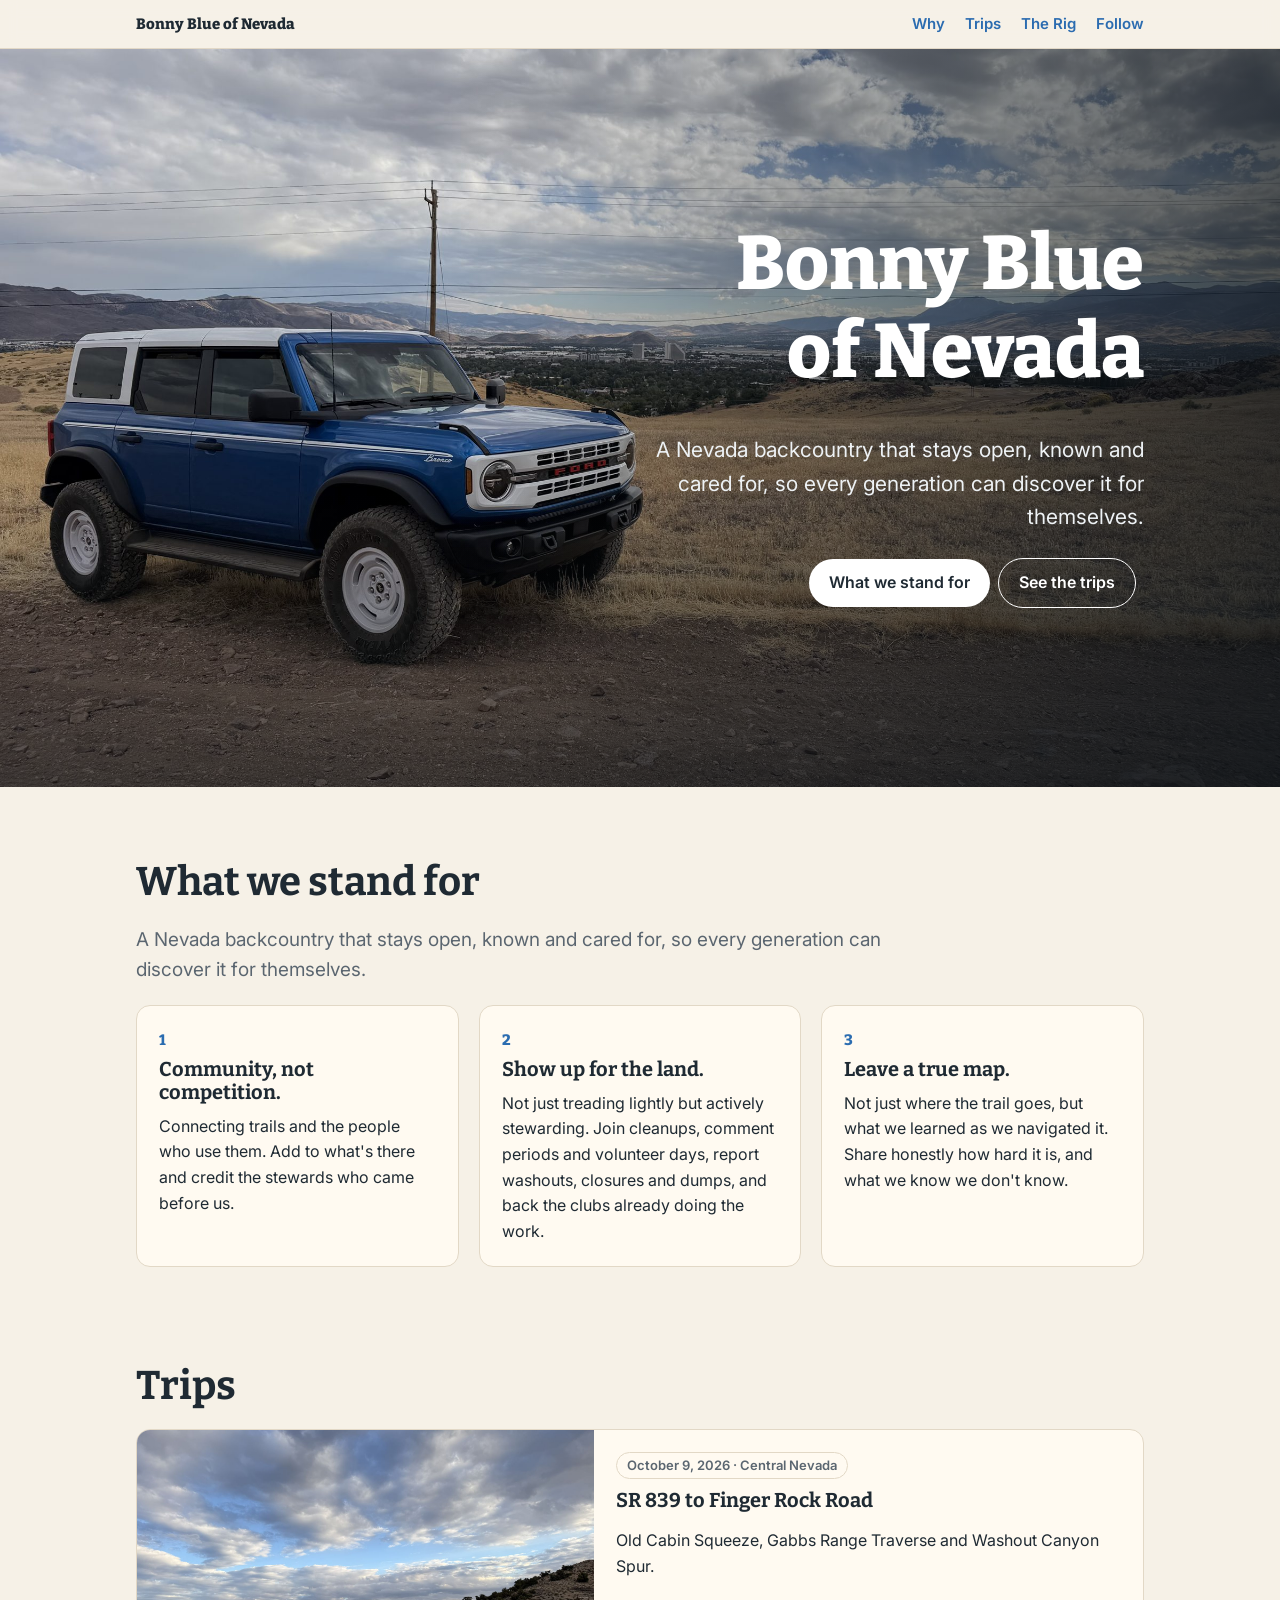
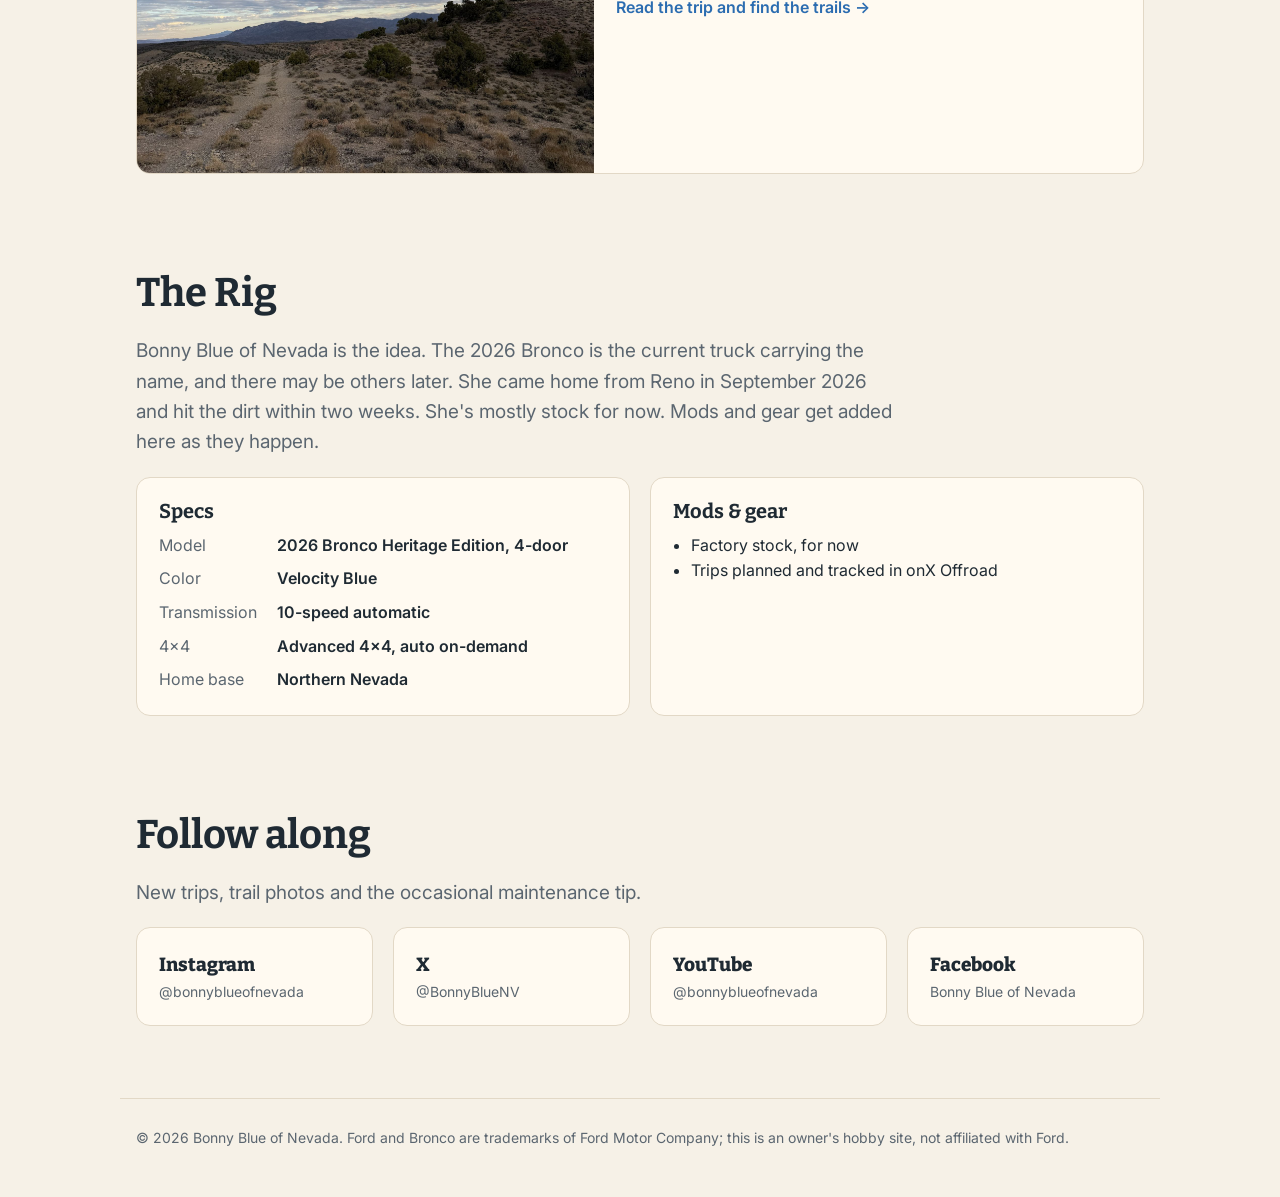
<file: index.html>
<!doctype html>
<html lang="en">
<head>
<meta charset="utf-8">
<meta name="viewport" content="width=device-width, initial-scale=1">
<title>Bonny Blue of Nevada</title>
<meta name="description" content="Bonny Blue of Nevada: A Nevada backcountry that stays open, known and cared for, so every generation can discover it for themselves.">
<meta property="og:title" content="Bonny Blue of Nevada">
<meta property="og:description" content="A Nevada backcountry that stays open, known and cared for, so every generation can discover it for themselves.">
<meta property="og:image" content="https://bonnyblueofnevada.com/img/bonny-sun-valley.jpg">
<meta property="og:url" content="https://bonnyblueofnevada.com/">
<meta name="twitter:card" content="summary_large_image">
<link rel="preconnect" href="https://fonts.googleapis.com">
<link rel="preconnect" href="https://fonts.gstatic.com" crossorigin>
<link href="https://fonts.googleapis.com/css2?family=Bitter:wght@600;800&family=Inter:wght@400;600&display=swap" rel="stylesheet">
<link rel="stylesheet" href="css/site.css">
</head>
<body>
<nav><div class="in">
  <a class="brand" href="#top">Bonny Blue of Nevada</a>
  <a href="#why">Why</a><a href="#trips">Trips</a><a href="#rig">The Rig</a><a href="#follow">Follow</a>
</div></nav>

<header class="hero" id="top"><div class="in">
  <h1>Bonny Blue<br>of Nevada</h1>
  <p>A Nevada backcountry that stays open, known and cared for, so every generation can discover it for themselves.</p>
  <a class="btn" href="#why">What we stand for</a><a class="btn ghost" href="#trips">See the trips</a>
</div></header>

<section id="why" class="values">
  <h2>What we stand for</h2>
  <p class="lead">A Nevada backcountry that stays open, known and cared for, so every generation can discover it for themselves.</p>
  <div class="grid">
    <div class="card"><div class="n">1</div><h3>Community, not competition.</h3><p>Connecting trails and the people who use them. Add to what's there and credit the stewards who came before us.</p></div>
    <div class="card"><div class="n">2</div><h3>Show up for the land.</h3><p>Not just treading lightly but actively stewarding. Join cleanups, comment periods and volunteer days, report washouts, closures and dumps, and back the clubs already doing the work.</p></div>
    <div class="card"><div class="n">3</div><h3>Leave a true map.</h3><p>Not just where the trail goes, but what we learned as we navigated it. Share honestly how hard it is, and what we know we don't know.</p></div>
  </div>
</section>

<section id="trips">
  <h2>Trips</h2>
  <a class="card tripcard" href="trips/2026-10-09/">
    <img src="img/trail-2026-10-09.jpg" alt="Two-track trail through sagebrush and pinyon-juniper in central Nevada, October 9, 2026" loading="lazy">
    <div class="body">
      <span class="tag">October 9, 2026 · Central Nevada</span>
      <h3>SR 839 to Finger Rock Road</h3>
      <p>Old Cabin Squeeze, Gabbs Range Traverse and Washout Canyon Spur.</p>
      <span class="more">Read the trip and find the trails →</span>
    </div>
  </a>
</section>

<section id="rig">
  <h2>The Rig</h2>
  <p class="lead">Bonny Blue of Nevada is the idea. The 2026 Bronco is the current truck carrying the name, and there may be others later. She came home from Reno in September 2026 and hit the dirt within two weeks. She's mostly stock for now. Mods and gear get added here as they happen.</p>
  <div class="grid">
    <div class="card">
      <h3>Specs</h3>
      <dl class="spec">
        <dt>Model</dt><dd>2026 Bronco Heritage Edition, 4-door</dd>
        <dt>Color</dt><dd>Velocity Blue</dd>
        <dt>Transmission</dt><dd>10-speed automatic</dd>
        <dt>4x4</dt><dd>Advanced 4x4, auto on-demand</dd>
        <dt>Home base</dt><dd>Northern Nevada</dd>
      </dl>
    </div>
    <div class="card">
      <h3>Mods &amp; gear</h3>
      <ul class="clean"><li>Factory stock, for now</li><li>Trips planned and tracked in onX Offroad</li></ul>
    </div>
  </div>
</section>

<section id="follow" class="follow">
  <h2>Follow along</h2>
  <p class="lead">New trips, trail photos and the occasional maintenance tip.</p>
  <div class="grid">
    <a class="card" href="https://www.instagram.com/bonnyblueofnevada/"><div class="h">Instagram</div><div class="s">@bonnyblueofnevada</div></a>
    <a class="card" href="https://x.com/BonnyBlueNV"><div class="h">X</div><div class="s">@BonnyBlueNV</div></a>
    <a class="card" href="https://www.youtube.com/@bonnyblueofnevada"><div class="h">YouTube</div><div class="s">@bonnyblueofnevada</div></a>
    <a class="card" href="https://www.facebook.com/profile.php?id=61595295006389"><div class="h">Facebook</div><div class="s">Bonny Blue of Nevada</div></a>
  </div>
</section>

<footer>© 2026 Bonny Blue of Nevada. Ford and Bronco are trademarks of Ford Motor Company; this is an owner's hobby site, not affiliated with Ford.</footer>
</body>
</html>
</file>
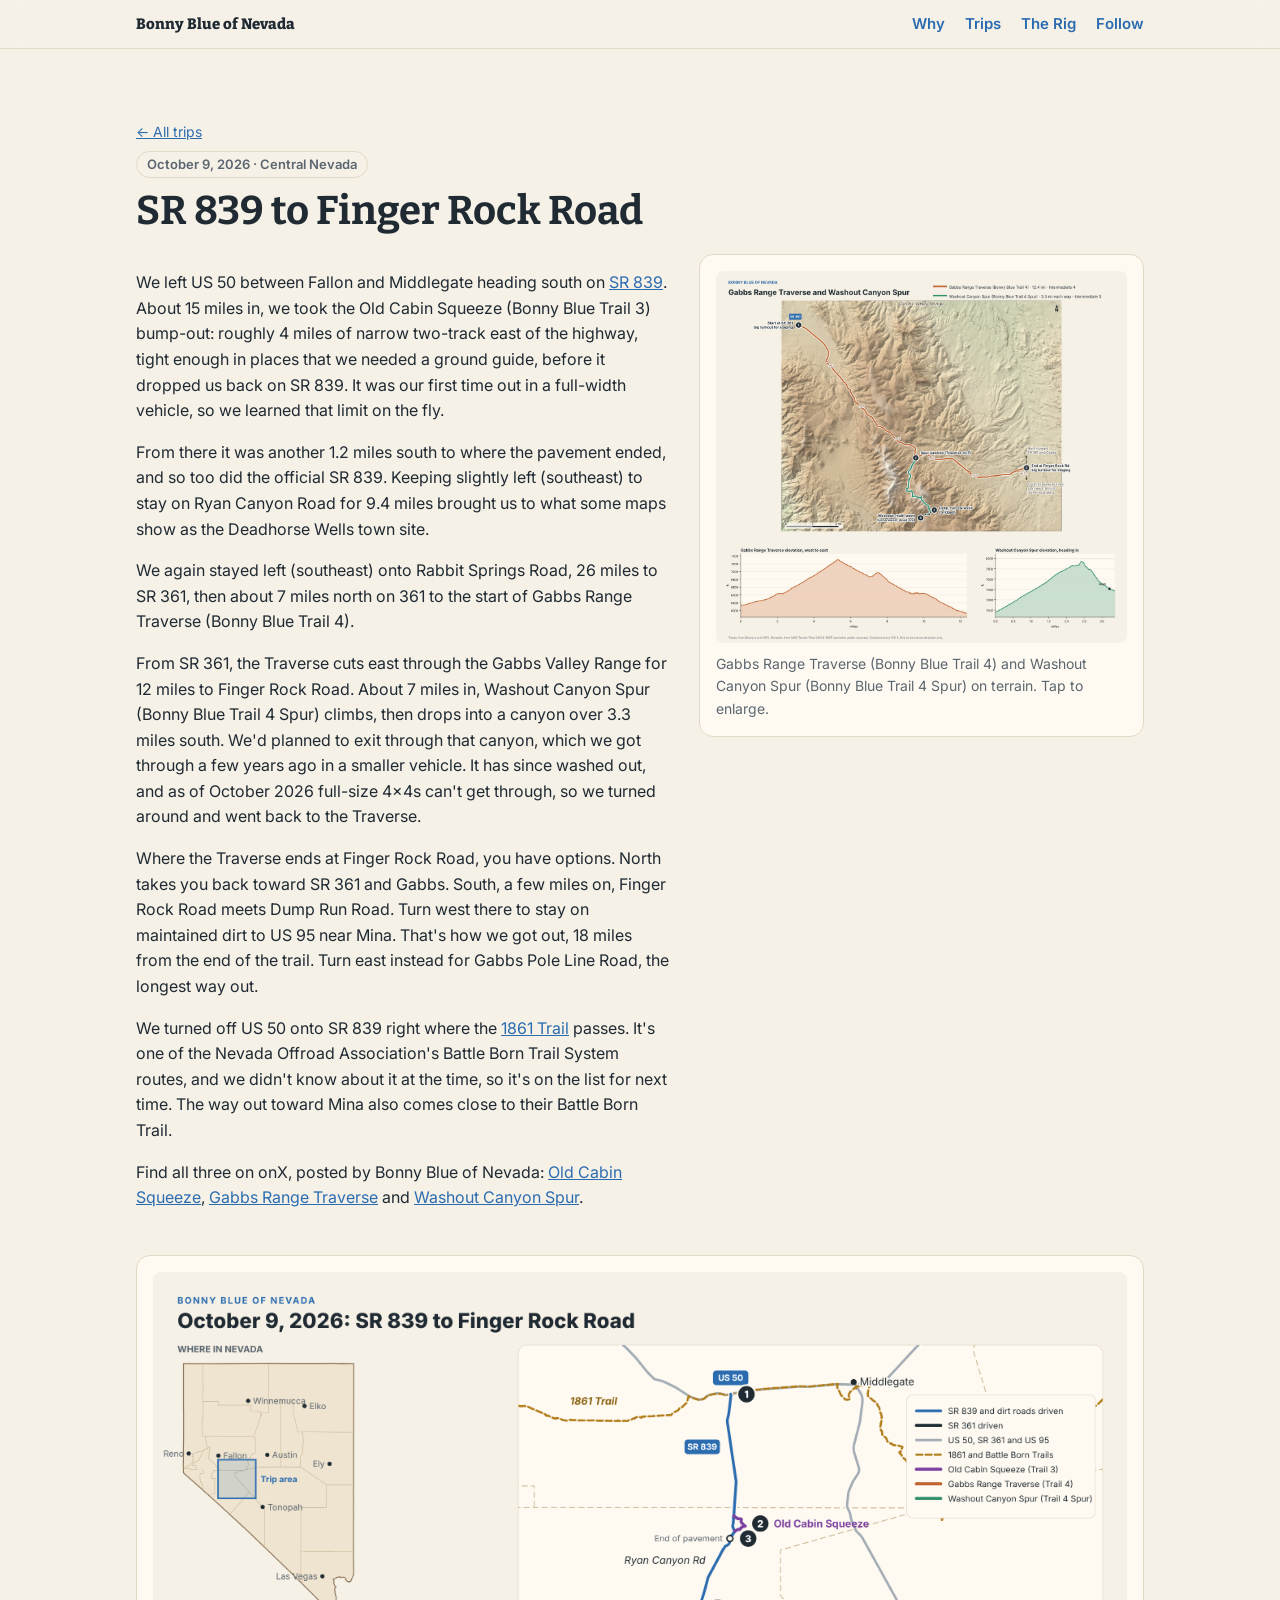
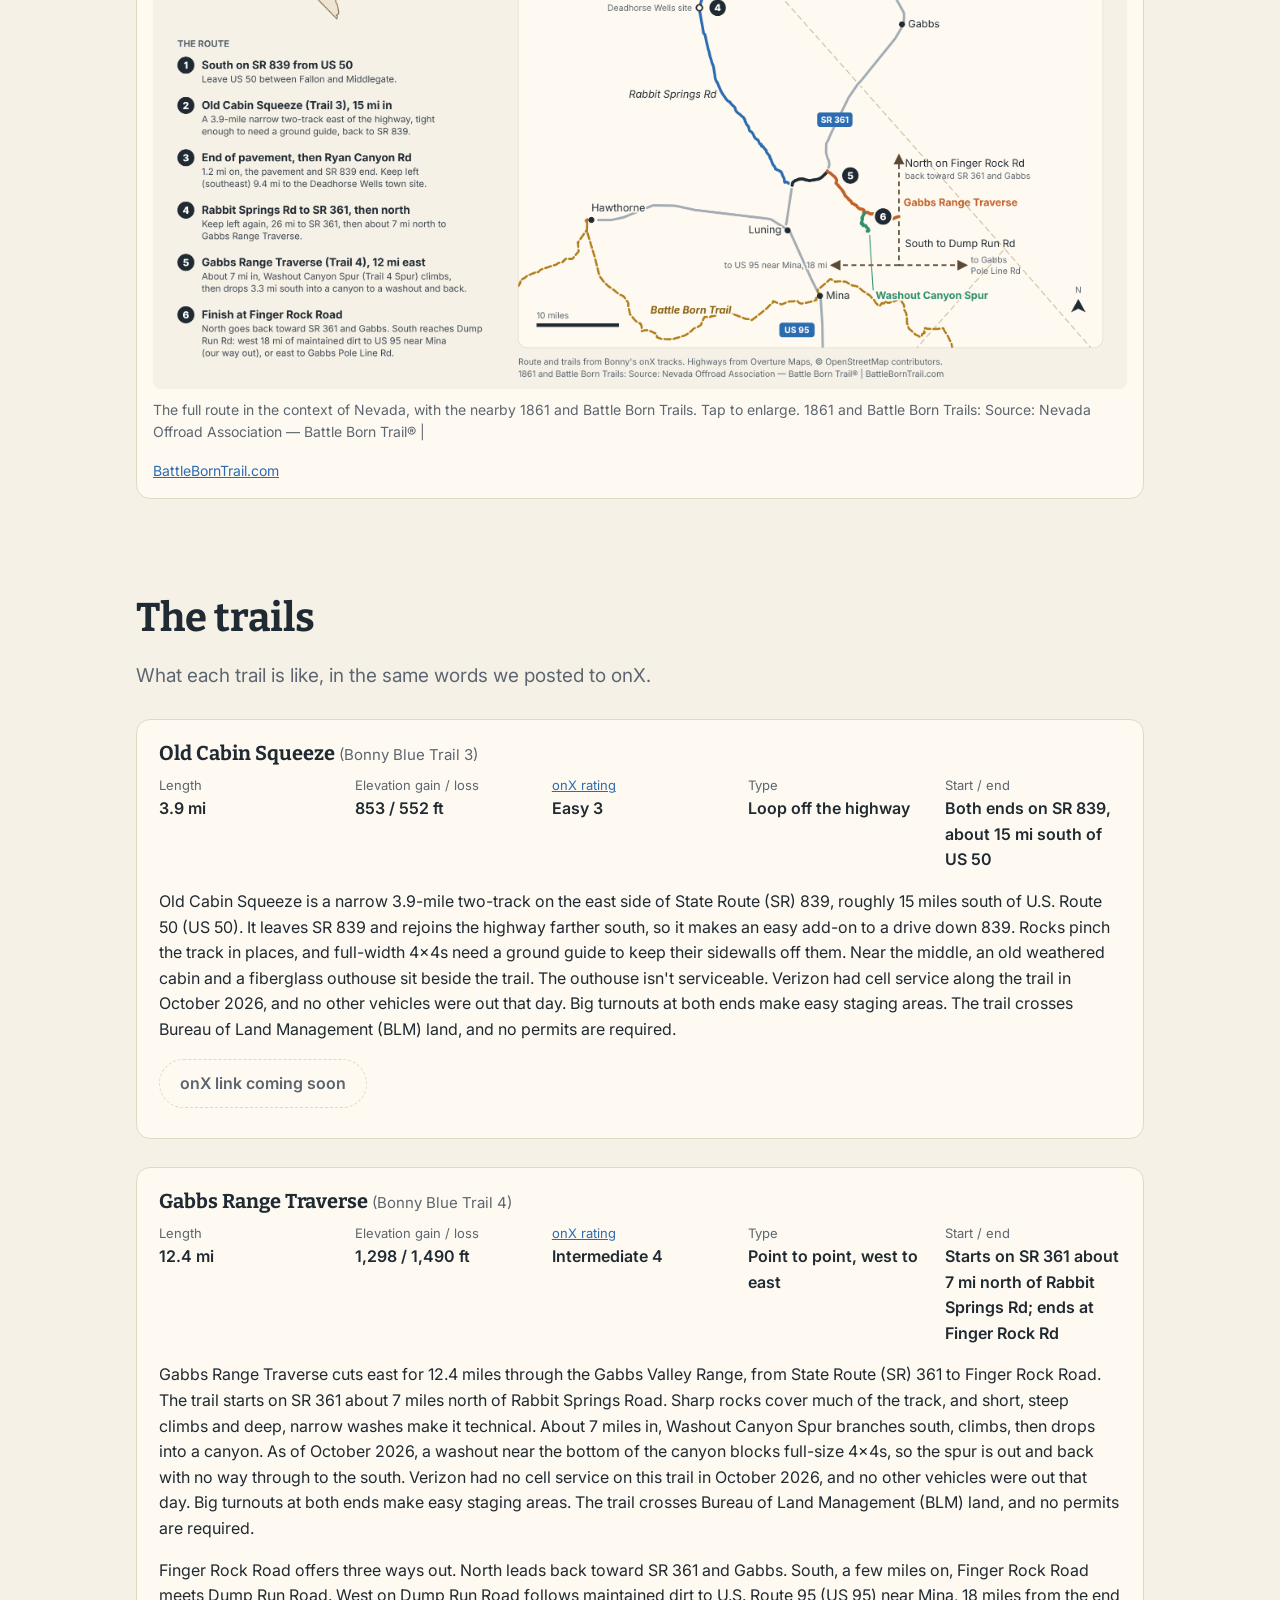
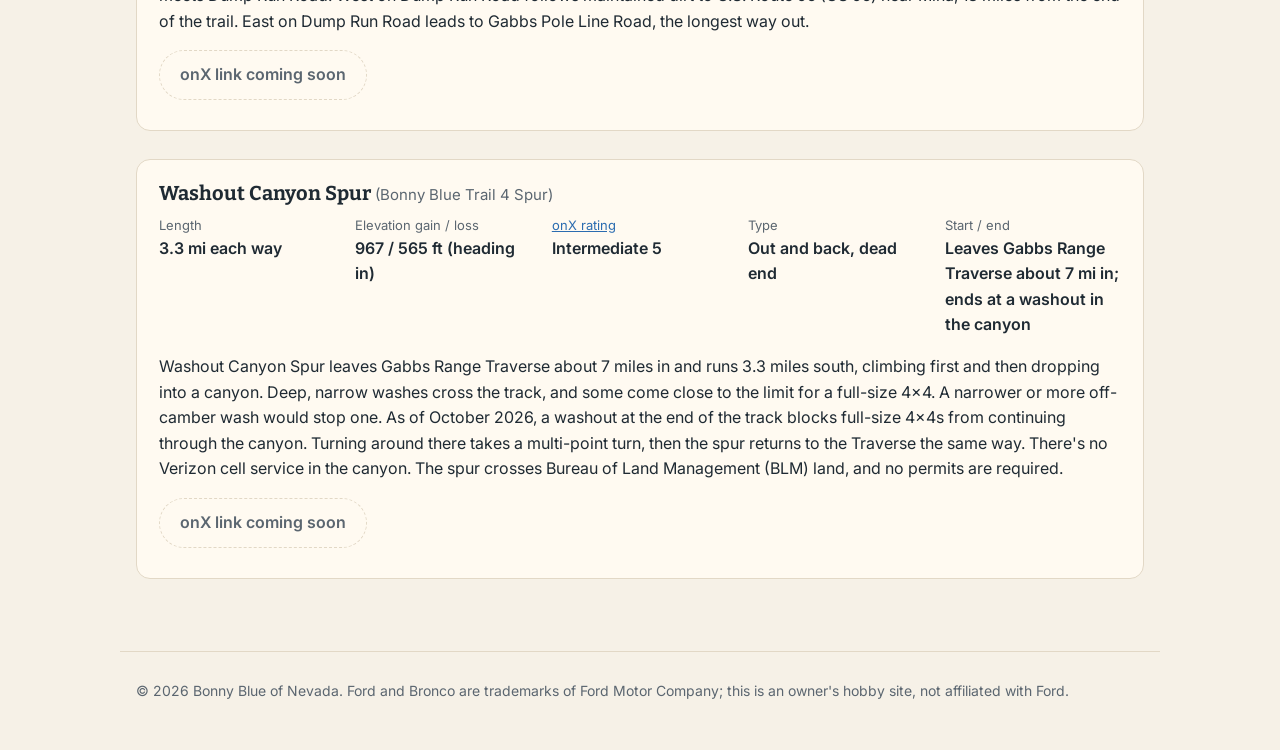
<file: trips/2026-10-09/index.html>
<!doctype html>
<html lang="en">
<head>
<meta charset="utf-8">
<meta name="viewport" content="width=device-width, initial-scale=1">
<title>SR 839 to Finger Rock Road · Bonny Blue of Nevada</title>
<meta name="description" content="October 9, 2026 in central Nevada: SR 839 to Finger Rock Road by way of Old Cabin Squeeze, Gabbs Range Traverse and Washout Canyon Spur.">
<meta property="og:title" content="SR 839 to Finger Rock Road · Bonny Blue of Nevada">
<meta property="og:description" content="October 9, 2026 in central Nevada: SR 839 to Finger Rock Road by way of Old Cabin Squeeze, Gabbs Range Traverse and Washout Canyon Spur.">
<meta property="og:image" content="https://bonnyblueofnevada.com/img/trail-2026-10-09.jpg">
<meta property="og:url" content="https://bonnyblueofnevada.com/trips/2026-10-09/">
<meta name="twitter:card" content="summary_large_image">
<link rel="preconnect" href="https://fonts.googleapis.com">
<link rel="preconnect" href="https://fonts.gstatic.com" crossorigin>
<link href="https://fonts.googleapis.com/css2?family=Bitter:wght@600;800&family=Inter:wght@400;600&display=swap" rel="stylesheet">
<link rel="stylesheet" href="../../css/site.css">
</head>
<body>
<nav><div class="in">
  <a class="brand" href="../../">Bonny Blue of Nevada</a>
  <a href="../../#why">Why</a><a href="../../#trips">Trips</a><a href="../../#rig">The Rig</a><a href="../../#follow">Follow</a>
</div></nav>

<section id="top">
  <p class="crumb"><a href="../../#trips">← All trips</a></p>
  <span class="tag">October 9, 2026 · Central Nevada</span>
  <h2>SR 839 to Finger Rock Road</h2>
  <div class="trip">
    <div>
      <p>We left US 50 between Fallon and Middlegate heading south on <a href="https://en.wikipedia.org/wiki/Nevada_State_Route_839">SR 839</a>. About 15 miles in, we took the Old Cabin Squeeze (Bonny Blue Trail 3) bump-out: roughly 4 miles of narrow two-track east of the highway, tight enough in places that we needed a ground guide, before it dropped us back on SR 839. It was our first time out in a full-width vehicle, so we learned that limit on the fly.</p>
      <p>From there it was another 1.2 miles south to where the pavement ended, and so too did the official SR 839. Keeping slightly left (southeast) to stay on Ryan Canyon Road for 9.4 miles brought us to what some maps show as the Deadhorse Wells town site.</p>
      <p>We again stayed left (southeast) onto Rabbit Springs Road, 26 miles to SR 361, then about 7 miles north on 361 to the start of Gabbs Range Traverse (Bonny Blue Trail 4).</p>
      <p>From SR 361, the Traverse cuts east through the Gabbs Valley Range for 12 miles to Finger Rock Road. About 7 miles in, Washout Canyon Spur (Bonny Blue Trail 4 Spur) climbs, then drops into a canyon over 3.3 miles south. We'd planned to exit through that canyon, which we got through a few years ago in a smaller vehicle. It has since washed out, and as of October 2026 full-size 4x4s can't get through, so we turned around and went back to the Traverse.</p>
      <p>Where the Traverse ends at Finger Rock Road, you have options. North takes you back toward SR 361 and Gabbs. South, a few miles on, Finger Rock Road meets Dump Run Road. Turn west there to stay on maintained dirt to US 95 near Mina. That's how we got out, 18 miles from the end of the trail. Turn east instead for Gabbs Pole Line Road, the longest way out.</p>
      <p>We turned off US 50 onto SR 839 right where the <a href="https://battleborntrail.com/the-trail-system">1861 Trail</a> passes. It's one of the Nevada Offroad Association's Battle Born Trail System routes, and we didn't know about it at the time, so it's on the list for next time. The way out toward Mina also comes close to their Battle Born Trail.</p>
      <p>Find all three on onX, posted by Bonny Blue of Nevada: <a href="#old-cabin-squeeze">Old Cabin Squeeze</a>, <a href="#gabbs-range-traverse">Gabbs Range Traverse</a> and <a href="#washout-canyon-spur">Washout Canyon Spur</a>.</p>
    </div>
    <figure class="map" style="margin:0">
      <a href="../../img/trail4-detail-map.jpg"><img src="../../img/trail4-detail-map.jpg" alt="Terrain map of Gabbs Range Traverse and Washout Canyon Spur in the Gabbs Valley Range, with mile marks, the washout turnaround and elevation profiles" style="width:100%;height:auto;display:block;border-radius:8px"></a>
      <figcaption class="legend">Gabbs Range Traverse (Bonny Blue Trail 4) and Washout Canyon Spur (Bonny Blue Trail 4 Spur) on terrain. Tap to enlarge.</figcaption>
    </figure>
  </div>
  <figure class="map" style="margin:28px 0 0">
    <a href="../../img/route-map-2026-10-09.png"><img src="../../img/route-map-2026-10-09.png" alt="Map of the October 9, 2026 route: SR 839 south from US 50, Old Cabin Squeeze, Ryan Canyon and Rabbit Springs roads to SR 361 (with US 50, SR 361, US 95 and the 1861 and Battle Born Trails shown), then Gabbs Range Traverse and Washout Canyon Spur to Finger Rock Road" style="width:100%;height:auto;display:block;border-radius:8px"></a>
    <figcaption class="legend">The full route in the context of Nevada, with the nearby 1861 and Battle Born Trails. Tap to enlarge. 1861 and Battle Born Trails: Source: Nevada Offroad Association — Battle Born Trail® | <a href="https://battleborntrail.com/">BattleBornTrail.com</a></figcaption>
  </figure>
</section>

<section id="trails">
  <h2>The trails</h2>
  <p class="lead">What each trail is like, in the same words we posted to onX.</p>
  <article class="card trail" id="old-cabin-squeeze">
    <h3>Old Cabin Squeeze <span class="num">(Bonny Blue Trail 3)</span></h3>
    <dl class="stats"><div><dt>Length</dt><dd>3.9 mi</dd></div><div><dt>Elevation gain / loss</dt><dd>853 / 552 ft</dd></div><div><dt><a href="https://www.onxmaps.com/offroad/app/features/technical-trail-ratings">onX rating</a></dt><dd>Easy 3</dd></div><div><dt>Type</dt><dd>Loop off the highway</dd></div><div><dt>Start / end</dt><dd>Both ends on SR 839, about 15 mi south of US 50</dd></div></dl>
    <p>Old Cabin Squeeze is a narrow 3.9-mile two-track on the east side of State Route (SR) 839, roughly 15 miles south of U.S. Route 50 (US 50). It leaves SR 839 and rejoins the highway farther south, so it makes an easy add-on to a drive down 839. Rocks pinch the track in places, and full-width 4x4s need a ground guide to keep their sidewalls off them. Near the middle, an old weathered cabin and a fiberglass outhouse sit beside the trail. The outhouse isn't serviceable. Verizon had cell service along the trail in October 2026, and no other vehicles were out that day. Big turnouts at both ends make easy staging areas. The trail crosses Bureau of Land Management (BLM) land, and no permits are required.</p>
    <p style="margin:16px 0 0"><span class="btn pending" data-onx="old-cabin-squeeze">onX link coming soon</span></p>
  </article>
  <article class="card trail" id="gabbs-range-traverse">
    <h3>Gabbs Range Traverse <span class="num">(Bonny Blue Trail 4)</span></h3>
    <dl class="stats"><div><dt>Length</dt><dd>12.4 mi</dd></div><div><dt>Elevation gain / loss</dt><dd>1,298 / 1,490 ft</dd></div><div><dt><a href="https://www.onxmaps.com/offroad/app/features/technical-trail-ratings">onX rating</a></dt><dd>Intermediate 4</dd></div><div><dt>Type</dt><dd>Point to point, west to east</dd></div><div><dt>Start / end</dt><dd>Starts on SR 361 about 7 mi north of Rabbit Springs Rd; ends at Finger Rock Rd</dd></div></dl>
    <p>Gabbs Range Traverse cuts east for 12.4 miles through the Gabbs Valley Range, from State Route (SR) 361 to Finger Rock Road. The trail starts on SR 361 about 7 miles north of Rabbit Springs Road. Sharp rocks cover much of the track, and short, steep climbs and deep, narrow washes make it technical. About 7 miles in, Washout Canyon Spur branches south, climbs, then drops into a canyon. As of October 2026, a washout near the bottom of the canyon blocks full-size 4x4s, so the spur is out and back with no way through to the south. Verizon had no cell service on this trail in October 2026, and no other vehicles were out that day. Big turnouts at both ends make easy staging areas. The trail crosses Bureau of Land Management (BLM) land, and no permits are required.</p>
    <p>Finger Rock Road offers three ways out. North leads back toward SR 361 and Gabbs. South, a few miles on, Finger Rock Road meets Dump Run Road. West on Dump Run Road follows maintained dirt to U.S. Route 95 (US 95) near Mina, 18 miles from the end of the trail. East on Dump Run Road leads to Gabbs Pole Line Road, the longest way out.</p>
    <p style="margin:16px 0 0"><span class="btn pending" data-onx="gabbs-range-traverse">onX link coming soon</span></p>
  </article>
  <article class="card trail" id="washout-canyon-spur">
    <h3>Washout Canyon Spur <span class="num">(Bonny Blue Trail 4 Spur)</span></h3>
    <dl class="stats"><div><dt>Length</dt><dd>3.3 mi each way</dd></div><div><dt>Elevation gain / loss</dt><dd>967 / 565 ft (heading in)</dd></div><div><dt><a href="https://www.onxmaps.com/offroad/app/features/technical-trail-ratings">onX rating</a></dt><dd>Intermediate 5</dd></div><div><dt>Type</dt><dd>Out and back, dead end</dd></div><div><dt>Start / end</dt><dd>Leaves Gabbs Range Traverse about 7 mi in; ends at a washout in the canyon</dd></div></dl>
    <p>Washout Canyon Spur leaves Gabbs Range Traverse about 7 miles in and runs 3.3 miles south, climbing first and then dropping into a canyon. Deep, narrow washes cross the track, and some come close to the limit for a full-size 4x4. A narrower or more off-camber wash would stop one. As of October 2026, a washout at the end of the track blocks full-size 4x4s from continuing through the canyon. Turning around there takes a multi-point turn, then the spur returns to the Traverse the same way. There's no Verizon cell service in the canyon. The spur crosses Bureau of Land Management (BLM) land, and no permits are required.</p>
    <p style="margin:16px 0 0"><span class="btn pending" data-onx="washout-canyon-spur">onX link coming soon</span></p>
  </article>
</section>

<footer>© 2026 Bonny Blue of Nevada. Ford and Bronco are trademarks of Ford Motor Company; this is an owner's hobby site, not affiliated with Ford.</footer>
</body>
</html>
</file>
<file: css/site.css>
:root{
  --bg:#f6f1e7; --surface:#fffaf1; --ink:#1f2a33; --muted:#5b6670; --line:#e2d8c6;
  --blue:#2b6cb0; --blue-ink:#ffffff; --sand:#c8a46a;
  --t3:#2b6cb0; --t4:#c0612b; --t5:#2f8f6b;
}
@media (prefers-color-scheme: dark){
  :root:not([data-theme="light"]){
    --bg:#141a20; --surface:#1c242c; --ink:#ece6da; --muted:#a3acb5; --line:#2c3640;
    --blue:#5b9be0; --blue-ink:#0d141a; --sand:#d8b77f;
    --t3:#6aa8ec; --t4:#f08a50; --t5:#55c49a;
  }
}
:root[data-theme="dark"]{
    --bg:#141a20; --surface:#1c242c; --ink:#ece6da; --muted:#a3acb5; --line:#2c3640;
    --blue:#5b9be0; --blue-ink:#0d141a; --sand:#d8b77f;
    --t3:#6aa8ec; --t4:#f08a50; --t5:#55c49a;
}
*{box-sizing:border-box}
html{scroll-behavior:smooth}
body{margin:0;background:var(--bg);color:var(--ink);font:16px/1.6 Inter,system-ui,sans-serif}
a{color:var(--blue)}
h1,h2,h3{font-family:Bitter,Georgia,serif;line-height:1.15;margin:0 0 .5em}
nav{position:sticky;top:0;z-index:5;background:color-mix(in srgb,var(--bg) 88%,transparent);backdrop-filter:blur(8px);border-bottom:1px solid var(--line)}
nav .in{max-width:1040px;margin:auto;padding:12px 16px;display:flex;gap:20px;align-items:center;flex-wrap:wrap}
nav .brand{font-family:Bitter,serif;font-weight:800;color:var(--ink);text-decoration:none;margin-right:auto}
nav a{text-decoration:none;font-weight:600;font-size:15px}
.hero{position:relative;min-height:82vh;display:flex;align-items:flex-end;background:#2a3640 url(../img/bonny-sun-valley.jpg) 30% 60%/cover}
.hero::after{content:"";position:absolute;inset:0;background:linear-gradient(to top,rgba(10,16,22,.80),rgba(10,16,22,.05) 55%)}
.hero .in{position:relative;z-index:1;max-width:1040px;width:100%;margin:auto;padding:48px 16px;color:#fff}
@media (min-width:820px){
  .hero::after{background:linear-gradient(to left,rgba(10,16,22,.72),rgba(10,16,22,.25) 45%,rgba(10,16,22,0) 65%),linear-gradient(to top,rgba(10,16,22,.55),rgba(10,16,22,0) 40%)}
  .hero .in{text-align:right;padding-left:calc(16px + min(48%, 500px))}
  .hero p{margin-left:auto}
}
@media (max-width:819px){
  .hero{display:block;min-height:0;background:#141a20}
  .hero::before{content:"";display:block;aspect-ratio:4/3;background:url(../img/bonny-sun-valley.jpg) 25% center/cover}
  .hero::after{display:none}
  .hero .in{padding:24px 16px 32px}
}
.hero h1{font-size:clamp(40px,8vw,76px);font-weight:800}
.hero p{font-size:clamp(17px,2.4vw,21px);max-width:36em;margin:0 0 24px;color:#eef2f5}
.btn{display:inline-block;background:var(--blue);color:var(--blue-ink);padding:11px 20px;border-radius:999px;text-decoration:none;font-weight:600;margin:0 8px 8px 0}
.hero .btn{background:#fff;color:#1f2a33}
.hero .btn.ghost{background:transparent;color:#fff;border:1.5px solid #fff}
section{max-width:1040px;margin:auto;padding:72px 16px 24px}
section > p.lead{font-size:19px;color:var(--muted);max-width:40em}
h2{font-size:clamp(28px,4vw,40px)}
.grid{display:grid;gap:20px;grid-template-columns:repeat(auto-fit,minmax(240px,1fr))}
.card{background:var(--surface);border:1px solid var(--line);border-radius:14px;padding:22px}
.card h3{font-size:20px}
.values .card p{margin:0}
.values .n{font-family:Bitter,serif;font-weight:800;color:var(--blue);font-size:15px;margin-bottom:6px}
dl.spec{display:grid;grid-template-columns:max-content 1fr;gap:8px 20px;margin:0}
dl.spec dt{color:var(--muted)}
dl.spec dd{margin:0;font-weight:600}
.trip{display:grid;gap:28px;grid-template-columns:1fr;align-items:start}
@media (min-width:820px){.trip{grid-template-columns:1.2fr 1fr}}
.map{background:var(--surface);border:1px solid var(--line);border-radius:14px;padding:16px}
.map svg{width:100%;height:auto;max-height:520px;display:block}
.map polyline{fill:none;stroke-width:3.5;stroke-linecap:round;stroke-linejoin:round}
.map .t3{stroke:var(--t3)} .map .t4{stroke:var(--t4)} .map .t5{stroke:var(--t5)}
.legend{display:flex;gap:16px;flex-wrap:wrap;font-size:14px;color:var(--muted);margin-top:10px}
.legend i{display:inline-block;width:18px;height:4px;border-radius:2px;margin-right:6px;vertical-align:middle}
.tag{display:inline-block;font-size:13px;font-weight:600;color:var(--muted);border:1px solid var(--line);border-radius:999px;padding:2px 10px;margin-bottom:10px}
ul.clean{padding-left:1.1em;margin:0}
.follow .grid{grid-template-columns:repeat(auto-fit,minmax(200px,1fr))}
.follow a.card{display:block;text-decoration:none;color:var(--ink)}
.follow a.card:hover{border-color:var(--blue)}
.follow .h{font-family:Bitter,serif;font-weight:800;font-size:19px}
.follow .s{color:var(--muted);font-size:14px}
footer{max-width:1040px;margin:48px auto 0;padding:28px 16px 48px;border-top:1px solid var(--line);color:var(--muted);font-size:14px}
.tripcard{display:grid;gap:0;grid-template-columns:1fr;text-decoration:none;color:var(--ink);padding:0;overflow:hidden}
@media (min-width:820px){.tripcard{grid-template-columns:1fr 1.2fr}}
.tripcard img{width:100%;height:100%;min-height:220px;object-fit:cover;display:block}
.tripcard .body{padding:22px}
.tripcard:hover{border-color:var(--blue)}
.tripcard .more{font-weight:600;color:var(--blue)}
.crumb{font-size:14px;margin:0 0 8px}
.trail{margin-top:28px}
.trail .stats{display:grid;grid-template-columns:repeat(auto-fit,minmax(150px,1fr));gap:8px 20px;margin:0 0 14px}
.trail .stats dt{color:var(--muted);font-size:13px}
.trail .stats dd{margin:0;font-weight:600}
.trail h3 .num{font-family:Inter,sans-serif;font-weight:400;color:var(--muted);font-size:15px}
.btn.pending{background:transparent;color:var(--muted);border:1.5px dashed var(--line);cursor:default}
.note{border-left:4px solid var(--t4);padding:8px 14px;background:var(--surface);border-radius:0 8px 8px 0}
</file>
